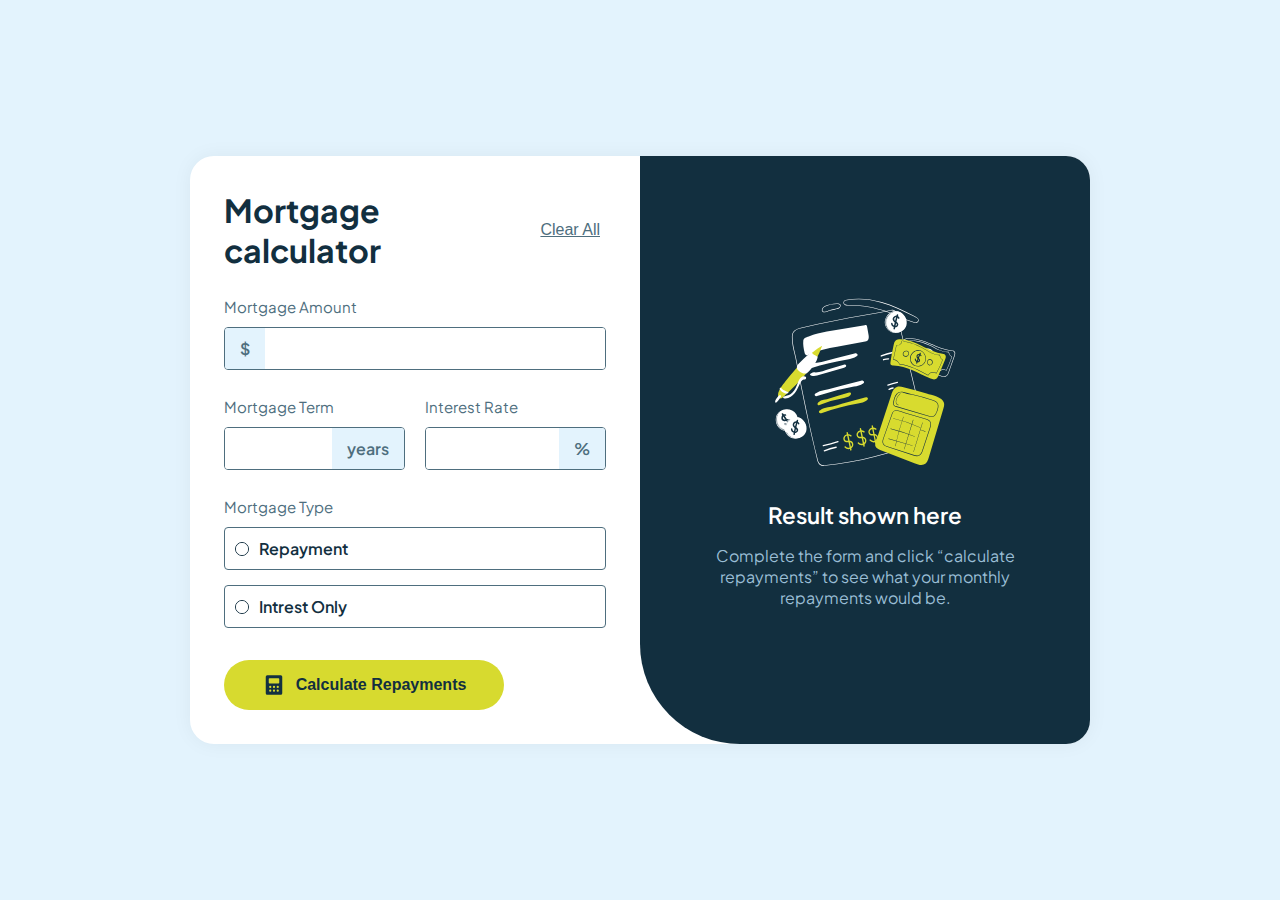
<file: index.html>
<!DOCTYPE html>
<html lang="en">
<head>
  <title>Mortgage repayment calculator</title>

  <meta charset="UTF-8">
  <meta name="viewport" content="width=device-width, initial-scale=1.0">

  <!-- links -->
  <link rel="icon" type="image/png" sizes="32x32" href="./assets/images/favicon-32x32.png">
  <link rel="preconnect" href="https://fonts.googleapis.com">
  <link rel="preconnect" href="https://fonts.gstatic.com" crossorigin>
  <link href="https://fonts.googleapis.com/css2?family=Plus+Jakarta+Sans:ital,wght@0,200..800;1,200..800&display=swap" rel="stylesheet">
  <link rel="stylesheet" href="style.css">

  <!-- script -->
  <script defer src="main.js"></script>

</head>
<body>
  <section class="section">
    <div class="container">
      <div class="container-form">
        <form autocomplete="off">
          <div class="header-form">
            <h1 class="h1">Mortgage calculator</h1>
            <input type="reset" class="clear-form" id="js-reset-form" value="Clear All">
          </div>
          <div class="input-container">
            <label class="number-labels"  for="amount">Mortgage Amount</label>
            <div class="border-input js-input-text-container">
              <div class="input-sign">$</div>
              <input class="js-amount-input js-input" type="text" id="amount">
            </div>
            <span class="js-error-massage error-massage">This field is required</span>
          </div>
          <div class="grid-input">
            <div class="input-container">
              <label class="number-labels"  for="term">Mortgage Term</label>
              <div class="border-input js-input-text-container">
                <input class="js-term-input js-input" type="text" id="term">
                <div class="input-sign">years</div>
              </div>
              <span class="js-error-massage error-massage">This field is required</span>
            </div>
            <div class="input-container">
              <label class="number-labels"  for="interest">Interest Rate</label>
              <div class="border-input js-input-text-container">
                <input class="js-intrest-input js-input" type="text" id="interest">
                <div class="input-sign">%</div>
              </div>
              <span class="js-error-massage error-massage">This field is required</span>
            </div>
          </div>
          <div class="input-container">
            <label class="number-labels">Mortgage Type</label>
            <div class="border-input radio-container js-radio-container">
              <input class="js-radio-btn" type="radio" id="repayment" value="repayment" name="result-type">
              <label for="repayment" class="radio-label">Repayment</label>
            </div>
            <div class="border-input radio-container js-radio-container">
              <input class="js-radio-btn" type="radio" id="intrest" value="intrest" name="result-type">
              <label for="intrest" class="radio-label">Intrest Only</label>
            </div>
            <span class="js-error-massage-radio error-massage">This field is required</span>
          </div>
          <button class="submit-button js-calc-btn" type="button">
            <svg xmlns="http://www.w3.org/2000/svg" width="24" height="24" fill="none" viewBox="0 0 24 24"><path fill="#133041" d="M18.75 2.25H5.25a1.5 1.5 0 0 0-1.5 1.5v16.5a1.5 1.5 0 0 0 1.5 1.5h13.5a1.5 1.5 0 0 0 1.5-1.5V3.75a1.5 1.5 0 0 0-1.5-1.5Zm-10.5 16.5a1.125 1.125 0 1 1 0-2.25 1.125 1.125 0 0 1 0 2.25Zm0-3.75a1.125 1.125 0 1 1 0-2.25 1.125 1.125 0 0 1 0 2.25ZM12 18.75a1.125 1.125 0 1 1 0-2.25 1.125 1.125 0 0 1 0 2.25ZM12 15a1.125 1.125 0 1 1 0-2.25A1.125 1.125 0 0 1 12 15Zm3.75 3.75a1.125 1.125 0 1 1 0-2.25 1.125 1.125 0 0 1 0 2.25Zm0-3.75a1.125 1.125 0 1 1 0-2.25 1.125 1.125 0 0 1 0 2.25Zm1.5-5.25a.75.75 0 0 1-.75.75h-9a.75.75 0 0 1-.75-.75V6a.75.75 0 0 1 .75-.75h9a.75.75 0 0 1 .75.75v3.75Z"/></svg>
            Calculate Repayments
          </button>
        </form>
      </div>
      <div class="container-result">
        <div class="empty-result js-empty-result">
          <img class="calculate-img" src="assets/images/illustration-empty.svg" alt="calculate sign">
          <div>
            <p class="header-result align-text">Result shown here</p>
            <p class="para-result align-text">Complete the form and click <q>calculate repayments</q> to see what your monthly repayments would be.</p>
          </div>
        </div>
        <div class="result js-result">
          <p class="header-result">Your result</p>
          <p class="para-result">Your result are shown below based on the information you provided. To adjust the result, edit the form and click <q>calculate repayments</q> again.</p>
          <div class="outcome-calculate">
            <div class="outcome-monthly">
              <p class="sub-para">Your monthly repayments</p>
              <p class="monthly-cost js-monthly-repayment">$100,000</p>
            </div>
            <div class="total-outcome">
              <p class="sub-para">Total you'll repay over the term</p>
              <p class="total-cost js-total-repayment">$400</p>
            </div>
          </div>
        </div>
      </div>
    </div>
  </section>
</body>
</html>
</file>
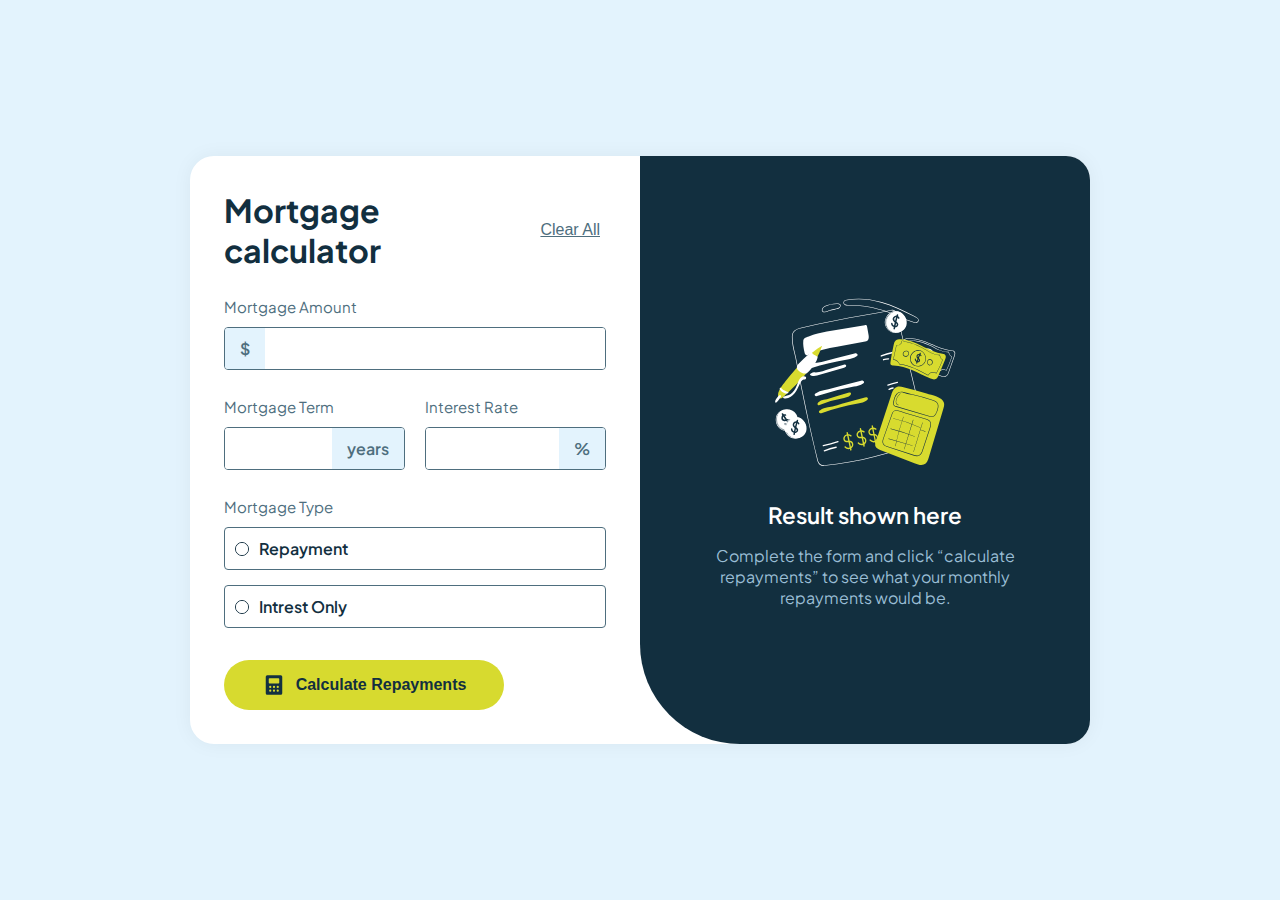
<file: mortgage-repayment-calculator-main/mortgage-repayment-calculator-main/index.html>
<!DOCTYPE html>
<html lang="en">
<head>
  <title>Mortgage repayment calculator</title>

  <meta charset="UTF-8">
  <meta name="viewport" content="width=device-width, initial-scale=1.0">

  <!-- links -->
  <link rel="icon" type="image/png" sizes="32x32" href="./assets/images/favicon-32x32.png">
  <link rel="preconnect" href="https://fonts.googleapis.com">
  <link rel="preconnect" href="https://fonts.gstatic.com" crossorigin>
  <link href="https://fonts.googleapis.com/css2?family=Plus+Jakarta+Sans:ital,wght@0,200..800;1,200..800&display=swap" rel="stylesheet">
  <link rel="stylesheet" href="style.css">

  <!-- script -->
  <script defer src="main.js"></script>

</head>
<body>
  <section class="section">
    <div class="container">
      <div class="container-form">
        <form>
          <div class="header-form">
            <h1 class="h1">Mortgage calculator</h1>
            <input type="reset" class="clear-form" id="js-reset-form" value="Clear All">
          </div>
          <div class="input-container">
            <label class="number-labels"  for="amount">Mortgage Amount</label>
            <div class="border-input js-input-text-container">
              <div class="input-sign">$</div>
              <input class="js-amount-input js-input" type="text" id="amount">
            </div>
            <span class="js-error-massage error-massage">This field is required</span>
          </div>
          <div class="grid-input">
            <div class="column-input-container input-container">
              <label class="number-labels"  for="term">Mortgage Term</label>
              <div class="border-input js-input-text-container">
                <input class="js-term-input js-input" type="text" id="term">
                <div class="input-sign">years</div>
              </div>
              <span class="js-error-massage error-massage">This field is required</span>
            </div>
            <div class="column-input-container input-container">
              <label class="number-labels"  for="interest">Interest Rate</label>
              <div class="border-input js-input-text-container">
                <input class="js-intrest-input js-input" type="text" id="interest">
                <div class="input-sign">%</div>
              </div>
              <span class="js-error-massage error-massage">This field is required</span>
            </div>
          </div>
          <div class="input-container">
            <label class="number-labels">Mortgage Type</label>
            <div class="border-input radio-container js-radio-container">
              <input class="js-radio-btn" type="radio" id="repayment" value="repayment" name="result-type">
              <label for="repayment" class="radio-label">Repayment</label>
            </div>
            <div class="border-input radio-container js-radio-container">
              <input class="js-radio-btn" type="radio" id="intrest" value="intrest" name="result-type">
              <label for="intrest" class="radio-label">Intrest Only</label>
            </div>
            <span class="js-error-massage-radio error-massage">This field is required</span>
          </div>
          <button class="submit-button js-calc-btn" type="button">
            <svg xmlns="http://www.w3.org/2000/svg" width="24" height="24" fill="none" viewBox="0 0 24 24"><path fill="#133041" d="M18.75 2.25H5.25a1.5 1.5 0 0 0-1.5 1.5v16.5a1.5 1.5 0 0 0 1.5 1.5h13.5a1.5 1.5 0 0 0 1.5-1.5V3.75a1.5 1.5 0 0 0-1.5-1.5Zm-10.5 16.5a1.125 1.125 0 1 1 0-2.25 1.125 1.125 0 0 1 0 2.25Zm0-3.75a1.125 1.125 0 1 1 0-2.25 1.125 1.125 0 0 1 0 2.25ZM12 18.75a1.125 1.125 0 1 1 0-2.25 1.125 1.125 0 0 1 0 2.25ZM12 15a1.125 1.125 0 1 1 0-2.25A1.125 1.125 0 0 1 12 15Zm3.75 3.75a1.125 1.125 0 1 1 0-2.25 1.125 1.125 0 0 1 0 2.25Zm0-3.75a1.125 1.125 0 1 1 0-2.25 1.125 1.125 0 0 1 0 2.25Zm1.5-5.25a.75.75 0 0 1-.75.75h-9a.75.75 0 0 1-.75-.75V6a.75.75 0 0 1 .75-.75h9a.75.75 0 0 1 .75.75v3.75Z"/></svg>
            Calculate Repayments
          </button>
        </form>
      </div>
      <div class="container-result">
        <div class="empty-result js-empty-result">
          <img class="calculate-img" src="assets/images/illustration-empty.svg" alt="calculate sign">
          <div class="text-empty-result">
            <p class="header-result align-text">Result shown here</p>
            <p class="para-result align-text">Complete the form and click <q>calculate repayments</q> to see what your monthly repayments would be.</p>
          </div>
        </div>
        <div class="result js-result">
          <p class="header-result">Your result</p>
          <p class="para-result">Your result are shown below based on the information you provided. To adjust the result, edit the form and click <q>calculate repayments</q> again.</p>
          <div class="outcome-calculate">
            <div class="outcome-monthly">
              <p class="sub-para">Your monthly repayments</p>
              <p class="monthly-cost js-monthly-repayment">$100,000</p>
            </div>
            <div class="total-outcome">
              <p class="sub-para">Total you'll repay over the term</p>
              <p class="total-cost js-total-repayment">$400</p>
            </div>
          </div>
        </div>
      </div>
    </div>
  </section>
</body>
</html>
</file>
<file: style.css>
* {
  margin: 0;
  border: 0;
  box-sizing: border-box;
}

:root {
  --sub-para-color: hsl(200, 24%, 40%); 
  --dark-green: hsl(202, 55%, 16%);
  --light-green: hsl(61, 70%, 52%);
  --white: hsl(0, 0%, 100%);
  --lighter-blue: hsl(203, 41%, 72%);
  --very-light-blue: hsl(202, 86%, 94%);
  --error-color: hsl(4, 69%, 50%);
}

body {
  font-family: "Plus Jakarta Sans", Arial, Helvetica, sans-serif;
  min-height: 100vh;
  background-color: var(--very-light-blue);
  display: flex;
  align-items: center;
  justify-content: center;
}

.section {
  padding-block: 40px;
}

.container {
  background-color: var(--white);
  width: 900px;
  border-radius: 24px;
  -webkit-border-radius: 24px;
  -moz-border-radius: 24px;
  -ms-border-radius: 24px;
  -o-border-radius: 24px;
  overflow: hidden;
  display: grid;
  grid-template-columns: 1fr 1fr;
  grid-template-rows: 1fr;
  box-shadow: 0 0 20px rgba(0, 0, 0, .05);
}

.container-form {
  padding: 34px;
}

.header-form {
  display: flex;
  justify-content: space-between;
  margin-bottom: 15px;
}

.h1 {
  color: var(--dark-green);
}

.clear-form {
  border: none;
  background-color: transparent;
  text-decoration: underline;
  color: var(--sub-para-color);
  font-size: 1rem;

  &:hover {
    text-decoration: none;
    color: var(--dark-green);
  }
}

.input-container {
  margin-top: 26px;
  position: relative;
}

label {
  color: var(--sub-para-color);
  width: 100%;
  display: inline-block;
  font-size: 15px;
}

.number-labels {
  margin-bottom: 11px;
}

.border-input {
  display: flex;
  border: 1px solid var(--sub-para-color);
  border-radius: 4px;
  -webkit-border-radius: 4px;
  -moz-border-radius: 4px;
  -ms-border-radius: 4px;
  -o-border-radius: 4px;
  overflow: hidden;
  height: 43px;

  &:hover {
    border-color: var(--dark-green);
  }

  &:focus-within {
    border-width: 2px;
    border-color: var(--light-green);

    .input-sign {
      background-color: var(--light-green);
    }
  }
}

.input-sign {
  background-color: var(--very-light-blue);
  color: var(--sub-para-color);
  font-weight: 600;
  padding-inline: 15px;
  height: 100%;
  display: flex;
  align-items: center;
}

.error-massage {
  color: var(--error-color);
  font-size: .85rem;
  position: absolute;
  top: 105%;
  display: none;
}

input[type*="text"] {
  flex: 1;
  padding-inline: 10px;
  outline: none;
  font-size: 1.2rem;
  width: 100%;
  -moz-appearance: textfield;
  color: var(--dark-green);

  &::-webkit-outer-spin-button,
  &::-webkit-inner-spin-button {
    -webkit-appearance: none;
    margin: 0;
  }
}

.grid-input  {
  display: grid;
  grid-template-columns: 1fr 1fr;
  gap: 20px;
}

.radio-container {
  align-items: center;
  gap: 10px;
  padding-inline: 10px;
  margin-bottom: 15px;

  &:hover {
    border-color: var(--light-green);
  }

  label {
    font-weight: 600;
    color: var(--dark-green);
  }
}

input[type="radio"] {
  -webkit-appearance: none;
  -moz-appearance: none;
  appearance: none;
  width: 15px;
  height: 14px;
  border: 1px solid var(--dark-green);
  background-color: var(--white);
  border-radius: 7px;
  -webkit-border-radius: 7px;
  -moz-border-radius: 7px;
  -ms-border-radius: 7px;
  -o-border-radius: 7px;
  display: flex;
  align-items: center;
  justify-content: center;
  cursor: pointer;

  &:checked {
    background-color: var(--light-green);
    border: none;
  }

  &::after {
    content: '';
    width: 10px;
    height: 10px;
    border: 1px solid var(--white);
    border-radius: 50%;
    -webkit-border-radius: 50%;
    -moz-border-radius: 50%;
    -ms-border-radius: 50%;
    -o-border-radius: 50%;
  }
}

.radio-label {
  height: 100%;
  display: flex;
  align-items: center;
  cursor: pointer;
  font-size: 1rem;
}

.submit-button {
  background-color: var(--light-green);
  color: var(--dark-green);
  width: 280px;
  height: 50px;
  border-radius: 30px;
  -webkit-border-radius: 30px;
  -moz-border-radius: 30px;
  -ms-border-radius: 30px;
  -o-border-radius: 30px;
  margin-top: 32px;
  font-size: 1rem;
  font-weight: 600;
  display: flex;
  align-items: center;
  justify-content: center;
  gap: 10px;
  cursor: pointer;
  transition: 0.2s;
  -webkit-transition: 0.2s;
  -moz-transition: 0.2s;
  -ms-transition: 0.2s;
  -o-transition: 0.2s;

  &:hover {
    box-shadow: 0 0 10px rgba(18, 47, 63, 0.15);
  }

  svg {
    fill: var(--dark-green);
    vertical-align: middle;
  }
}

.container-result {
  padding: 34px;
  background-color: var(--dark-green);
  border-bottom-left-radius: 100px;
}

.empty-result {
  display: flex;
  align-items: center;
  justify-content: center;
  flex-direction: column;
}

.calculate-img {
  margin-bottom: 16px;
}

.result,
.empty-result {
  height: 100%;
}

.header-result {
  color: var(--white);
  font-size: 1.4rem;
  font-weight: 600;
  margin-bottom: 16px;
}

.para-result {
  color: var(--lighter-blue);
}

.align-text {
  text-align: center;
}

.result {
  display: none;
}

.outcome-calculate {
  background-color: rgb(15, 38, 51);
  border-radius: 10px;
  -webkit-border-radius: 10px;
  -moz-border-radius: 10px;
  -ms-border-radius: 10px;
  -o-border-radius: 10px;
  padding: 20px;
  margin-top: 34px;
  border-top: 4px solid var(--light-green);
}

.total-outcome {
  padding-top: 20px;
}

.sub-para {
  color: var(--lighter-blue);
}

.monthly-cost {
  color: var(--light-green);
  font-size: 2.2rem;
  font-weight: 700;
  padding-block: 16px;
  border-bottom: 1px solid var(--sub-para-color);
}

.total-cost {
  font-weight: 600;
  color: var(--white);
  font-size: 1.1rem;
  padding-block: 10px;
}

/* javascript classes */
.js-checked-radio {
  background-color: rgba(215, 218, 47, 0.1);
  border-color: var(--light-green);
  border-width: 2px;
}

.js-error-style {
  border-color: var(--error-color) ;

  .input-sign {
    background-color: var(--error-color);
    color: var(--white);
  }
}

@media(max-width: 992px) {
  .section {
    display: flex;
    align-items: center;
    justify-content: center;
    padding-block: 100px;
  }

  .container {
    display: flex;
    flex-direction: column;
    width: 70%;
  }

  .container-result {
    border-bottom-left-radius: 0;
    padding-bottom: 50px;
  }
}

@media(max-width: 580px) {
  .section {
    padding-block: 0;
  }

  .container {
    width: 100%;
    border-radius: 0;
    -webkit-border-radius: 0;
    -moz-border-radius: 0;
    -ms-border-radius: 0;
    -o-border-radius: 0;
  }

  .header-form {
    display: flex;
    flex-direction: column;
    gap: 25px;
    margin: 0;
  }

  input[type="reset"] {
    width: min-content;
    align-self: self-end;
  }

  .container-form {
    padding-inline: 24px;
  }

  .submit-button {
    width: 100%;
  }

  .grid-input {
    grid-template-columns: 1fr;
  }

  .container-result {
    padding-inline: 24px;
  }
}
</file>
<file: mortgage-repayment-calculator-main/mortgage-repayment-calculator-main/style.css>
* {
  margin: 0;
  border: 0;
  box-sizing: border-box;
}

:root {
  --sub-para-color: hsl(200, 24%, 40%); 
  --dark-green: hsl(202, 55%, 16%);
  --light-green: hsl(61, 70%, 52%);
  --white: hsl(0, 0%, 100%);
  --lighter-blue: hsl(203, 41%, 72%);
  --very-light-blue: hsl(202, 86%, 94%);
  --error-color: hsl(4, 69%, 50%);
}

body {
  font-family: "Plus Jakarta Sans", Arial, Helvetica, sans-serif;
  min-height: 100vh;
  background-color: var(--very-light-blue);
  display: flex;
  align-items: center;
  justify-content: center;
}

.section {
  padding-block: 40px;
}

.container {
  background-color: var(--white);
  width: 900px;
  border-radius: 24px;
  -webkit-border-radius: 24px;
  -moz-border-radius: 24px;
  -ms-border-radius: 24px;
  -o-border-radius: 24px;
  overflow: hidden;
  display: grid;
  grid-template-columns: 1fr 1fr;
  grid-template-rows: 1fr;
  box-shadow: 0 0 20px rgba(0, 0, 0, .05);
}

.container-form {
  padding: 34px;
}

.header-form {
  display: flex;
  justify-content: space-between;
  margin-bottom: 15px;
}

.h1 {
  color: var(--dark-green);
}

.clear-form {
  border: none;
  background-color: transparent;
  text-decoration: underline;
  color: var(--sub-para-color);
  font-size: 1rem;

  &:hover {
    text-decoration: none;
    color: var(--dark-green);
  }
}

.input-container {
  margin-top: 26px;
  position: relative;
}

label {
  color: var(--sub-para-color);
  width: 100%;
  display: inline-block;
  font-size: 15px;
}

.number-labels {
  margin-bottom: 11px;
}

.border-input {
  display: flex;
  border: 1px solid var(--sub-para-color);
  border-radius: 4px;
  -webkit-border-radius: 4px;
  -moz-border-radius: 4px;
  -ms-border-radius: 4px;
  -o-border-radius: 4px;
  overflow: hidden;
  height: 43px;

  &:hover {
    border-color: var(--dark-green);
  }

  &:focus-within {
    border-width: 2px;
    border-color: var(--light-green);

    .input-sign {
      background-color: var(--light-green);
    }
  }
}

.input-sign {
  background-color: var(--very-light-blue);
  color: var(--sub-para-color);
  font-weight: 600;
  padding-inline: 15px;
  height: 100%;
  display: flex;
  align-items: center;
}

.error-massage {
  color: var(--error-color);
  font-size: .85rem;
  position: absolute;
  top: 105%;
  display: none;
}

input[type*="text"] {
  flex: 1;
  padding-inline: 10px;
  outline: none;
  font-size: 1.2rem;
  width: 100%;
  -moz-appearance: textfield;
  color: var(--dark-green);

  &::-webkit-outer-spin-button,
  &::-webkit-inner-spin-button {
    -webkit-appearance: none;
    margin: 0;
  }
}

.grid-input  {
  display: grid;
  grid-template-columns: 1fr 1fr;
  gap: 20px;
}

.column-input-container {

}

.radio-container {
  align-items: center;
  gap: 10px;
  padding-inline: 10px;
  margin-bottom: 15px;

  &:hover {
    border-color: var(--light-green);
  }

  label {
    font-weight: 600;
    color: var(--dark-green);
  }
}

input[type="radio"] {
  -webkit-appearance: none;
  -moz-appearance: none;
  appearance: none;
  width: 15px;
  height: 14px;
  border: 1px solid var(--dark-green);
  background-color: var(--white);
  border-radius: 7px;
  -webkit-border-radius: 7px;
  -moz-border-radius: 7px;
  -ms-border-radius: 7px;
  -o-border-radius: 7px;
  display: flex;
  align-items: center;
  justify-content: center;
  cursor: pointer;

  &:checked {
    background-color: var(--light-green);
    border: none;
  }

  &::after {
    content: '';
    width: 10px;
    height: 10px;
    border: 1px solid var(--white);
    border-radius: 50%;
    -webkit-border-radius: 50%;
    -moz-border-radius: 50%;
    -ms-border-radius: 50%;
    -o-border-radius: 50%;
  }
}

.radio-label {
  height: 100%;
  display: flex;
  align-items: center;
  cursor: pointer;
  font-size: 1rem;
}

.submit-button {
  background-color: var(--light-green);
  color: var(--dark-green);
  width: 280px;
  height: 50px;
  border-radius: 30px;
  -webkit-border-radius: 30px;
  -moz-border-radius: 30px;
  -ms-border-radius: 30px;
  -o-border-radius: 30px;
  margin-top: 32px;
  font-size: 1rem;
  font-weight: 600;
  display: flex;
  align-items: center;
  justify-content: center;
  gap: 10px;
  cursor: pointer;
  transition: 0.2s;
  -webkit-transition: 0.2s;
  -moz-transition: 0.2s;
  -ms-transition: 0.2s;
  -o-transition: 0.2s;

  &:hover {
    box-shadow: 0 0 10px rgba(18, 47, 63, 0.15);
  }

  svg {
    fill: var(--dark-green);
    vertical-align: middle;
  }
}

.container-result {
  padding: 34px;
  background-color: var(--dark-green);
  border-bottom-left-radius: 100px;
}

.empty-result {
  display: flex;
  align-items: center;
  justify-content: center;
  flex-direction: column;
}

.calculate-img {
  margin-bottom: 16px;
}

.text-empty-result {

}

.result,
.empty-result {
  height: 100%;
}

.header-result {
  color: var(--white);
  font-size: 1.4rem;
  font-weight: 600;
  margin-bottom: 16px;
}

.para-result {
  color: var(--lighter-blue);
}

.align-text {
  text-align: center;
}

.result {
  display: none;
}

.outcome-calculate {
  background-color: rgb(15, 38, 51);
  border-radius: 10px;
  -webkit-border-radius: 10px;
  -moz-border-radius: 10px;
  -ms-border-radius: 10px;
  -o-border-radius: 10px;
  padding: 20px;
  margin-top: 34px;
  border-top: 4px solid var(--light-green);
}

.outcome-monthly {
 
}

.total-outcome {
  padding-top: 20px;
}

.sub-para {
  color: var(--lighter-blue);
}

.monthly-cost {
  color: var(--light-green);
  font-size: 2.2rem;
  font-weight: 700;
  padding-block: 16px;
  border-bottom: 1px solid var(--sub-para-color);
}

.total-cost {
  font-weight: 600;
  color: var(--white);
  font-size: 1.1rem;
  padding-block: 10px;
}

/* javascript classes */
.js-checked-radio {
  background-color: rgba(215, 218, 47, 0.1);
  border-color: var(--light-green);
  border-width: 2px;
}

.js-error-style {
  border-color: var(--error-color) ;

  .input-sign {
    background-color: var(--error-color);
    color: var(--white);
  }
}

@media(max-width: 992px) {
  .section {
    display: flex;
    align-items: center;
    justify-content: center;
    padding-block: 100px;
  }

  .container {
    display: flex;
    flex-direction: column;
    width: 70%;
  }

  .container-result {
    border-bottom-left-radius: 0;
    padding-bottom: 50px;
  }
}

@media(max-width: 580px) {
  .section {
    padding-block: 0;
  }

  .container {
    width: 100%;
    border-radius: 0;
    -webkit-border-radius: 0;
    -moz-border-radius: 0;
    -ms-border-radius: 0;
    -o-border-radius: 0;
  }

  .header-form {
    display: flex;
    flex-direction: column;
    gap: 25px;
    margin: 0;
  }

  input[type="reset"] {
    width: min-content;
    align-self: self-end;
  }

  .container-form {
    padding-inline: 24px;
  }

  .submit-button {
    width: 100%;
  }

  .grid-input {
    grid-template-columns: 1fr;
  }

  .container-result {
    padding-inline: 24px;
  }
}
</file>
